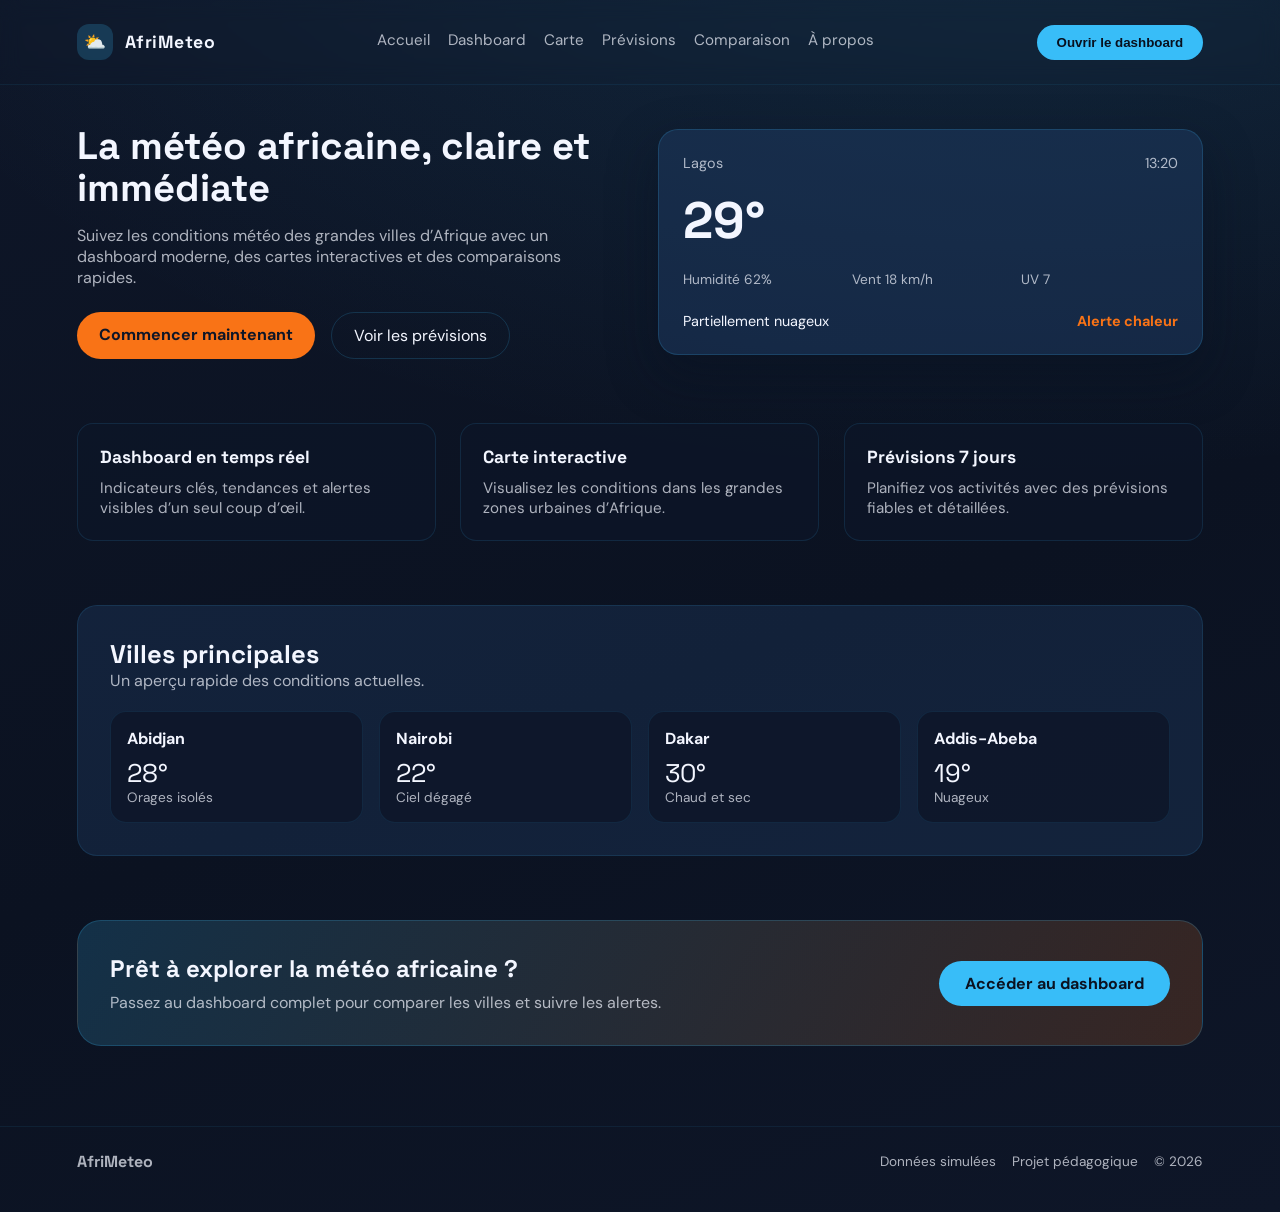
<file: index.html>
<!DOCTYPE html>
<html lang="fr">
<head>
  <meta charset="UTF-8" />
  <meta name="viewport" content="width=device-width, initial-scale=1.0" />
  <title>AfriMeteo — Accueil</title>
  <link rel="preconnect" href="https://fonts.googleapis.com" />
  <link rel="preconnect" href="https://fonts.gstatic.com" crossorigin />
  <link href="https://fonts.googleapis.com/css2?family=DM+Sans:wght@400;500;700&family=Space+Grotesk:wght@500;700&display=swap" rel="stylesheet" />
  <link rel="stylesheet" href="css/animations.css" />
  <link rel="stylesheet" href="css/style-accueil.css" />
</head>
<body>
  <header id="home-header-main" class="home-header-container">
    <div class="home-header-brand">
      <span class="home-header-brand-icon">⛅</span>
      <span class="home-header-brand-name">AfriMeteo</span>
    </div>
    <nav class="home-header-nav">
      <a class="home-header-nav-link" href="index.html">Accueil</a>
      <a class="home-header-nav-link" href="pages/dashboard.html">Dashboard</a>
      <a class="home-header-nav-link" href="pages/map.html">Carte</a>
      <a class="home-header-nav-link" href="pages/forecast.html">Prévisions</a>
      <a class="home-header-nav-link" href="pages/compare.html">Comparaison</a>
      <a class="home-header-nav-link" href="pages/about.html">À propos</a>
    </nav>
    <button class="home-header-cta-button" type="button">Ouvrir le dashboard</button>
  </header>

  <main id="home-main-content" class="home-main-container">
    <section id="home-hero-main" class="home-hero-section reveal">
      <div class="home-hero-text">
        <h1 class="home-hero-title">La météo africaine, claire et immédiate</h1>
        <p class="home-hero-subtitle">
          Suivez les conditions météo des grandes villes d’Afrique avec un dashboard
          moderne, des cartes interactives et des comparaisons rapides.
        </p>
        <div class="home-hero-actions">
          <a class="home-hero-primary-button pulse-strong" href="pages/dashboard.html">Commencer maintenant</a>
          <a class="home-hero-secondary-button" href="pages/forecast.html">Voir les prévisions</a>
        </div>
      </div>
      <div class="home-hero-panel hover-lift">
        <div class="home-hero-panel-header">
          <span class="home-hero-panel-city">Lagos</span>
          <span class="home-hero-panel-time">13:20</span>
        </div>
        <div class="home-hero-panel-body">
          <div class="home-hero-panel-temperature">29°</div>
          <div class="home-hero-panel-meta">
            <span class="home-hero-panel-meta-item">Humidité 62%</span>
            <span class="home-hero-panel-meta-item">Vent 18 km/h</span>
            <span class="home-hero-panel-meta-item">UV 7</span>
          </div>
        </div>
        <div class="home-hero-panel-footer">
          <span class="home-hero-panel-status">Partiellement nuageux</span>
          <span class="home-hero-panel-alert">Alerte chaleur</span>
        </div>
      </div>
    </section>

    <section id="home-features-main" class="home-features-section stagger">
      <article class="home-feature-card hover-lift">
        <h2 class="home-feature-card-title">Dashboard en temps réel</h2>
        <p class="home-feature-card-text">Indicateurs clés, tendances et alertes visibles d’un seul coup d’œil.</p>
      </article>
      <article class="home-feature-card hover-lift">
        <h2 class="home-feature-card-title">Carte interactive</h2>
        <p class="home-feature-card-text">Visualisez les conditions dans les grandes zones urbaines d’Afrique.</p>
      </article>
      <article class="home-feature-card hover-lift">
        <h2 class="home-feature-card-title">Prévisions 7 jours</h2>
        <p class="home-feature-card-text">Planifiez vos activités avec des prévisions fiables et détaillées.</p>
      </article>
    </section>

    <section id="home-cities-main" class="home-cities-section reveal">
      <div class="home-cities-header">
        <h2 class="home-cities-title">Villes principales</h2>
        <p class="home-cities-subtitle">Un aperçu rapide des conditions actuelles.</p>
      </div>
      <div class="home-cities-grid stagger">
        <div class="home-city-card hover-lift">
          <div class="home-city-card-name">Abidjan</div>
          <div class="home-city-card-temp">28°</div>
          <div class="home-city-card-status">Orages isolés</div>
        </div>
        <div class="home-city-card hover-lift">
          <div class="home-city-card-name">Nairobi</div>
          <div class="home-city-card-temp">22°</div>
          <div class="home-city-card-status">Ciel dégagé</div>
        </div>
        <div class="home-city-card hover-lift">
          <div class="home-city-card-name">Dakar</div>
          <div class="home-city-card-temp">30°</div>
          <div class="home-city-card-status">Chaud et sec</div>
        </div>
        <div class="home-city-card hover-lift">
          <div class="home-city-card-name">Addis-Abeba</div>
          <div class="home-city-card-temp">19°</div>
          <div class="home-city-card-status">Nuageux</div>
        </div>
      </div>
    </section>

    <section id="home-cta-main" class="home-cta-section reveal">
      <div class="home-cta-content">
        <h2 class="home-cta-title">Prêt à explorer la météo africaine ?</h2>
        <p class="home-cta-text">Passez au dashboard complet pour comparer les villes et suivre les alertes.</p>
      </div>
      <a class="home-cta-button pulse-strong" href="pages/dashboard.html">Accéder au dashboard</a>
    </section>
  </main>

  <footer id="home-footer-main" class="home-footer-container">
    <div class="home-footer-brand">AfriMeteo</div>
    <div class="home-footer-links">
      <span class="home-footer-link-item">Données simulées</span>
      <span class="home-footer-link-item">Projet pédagogique</span>
      <span class="home-footer-link-item">© 2026</span>
    </div>
  </footer>

  <script src="js/animations.js"></script>
</body>
</html>
</file>
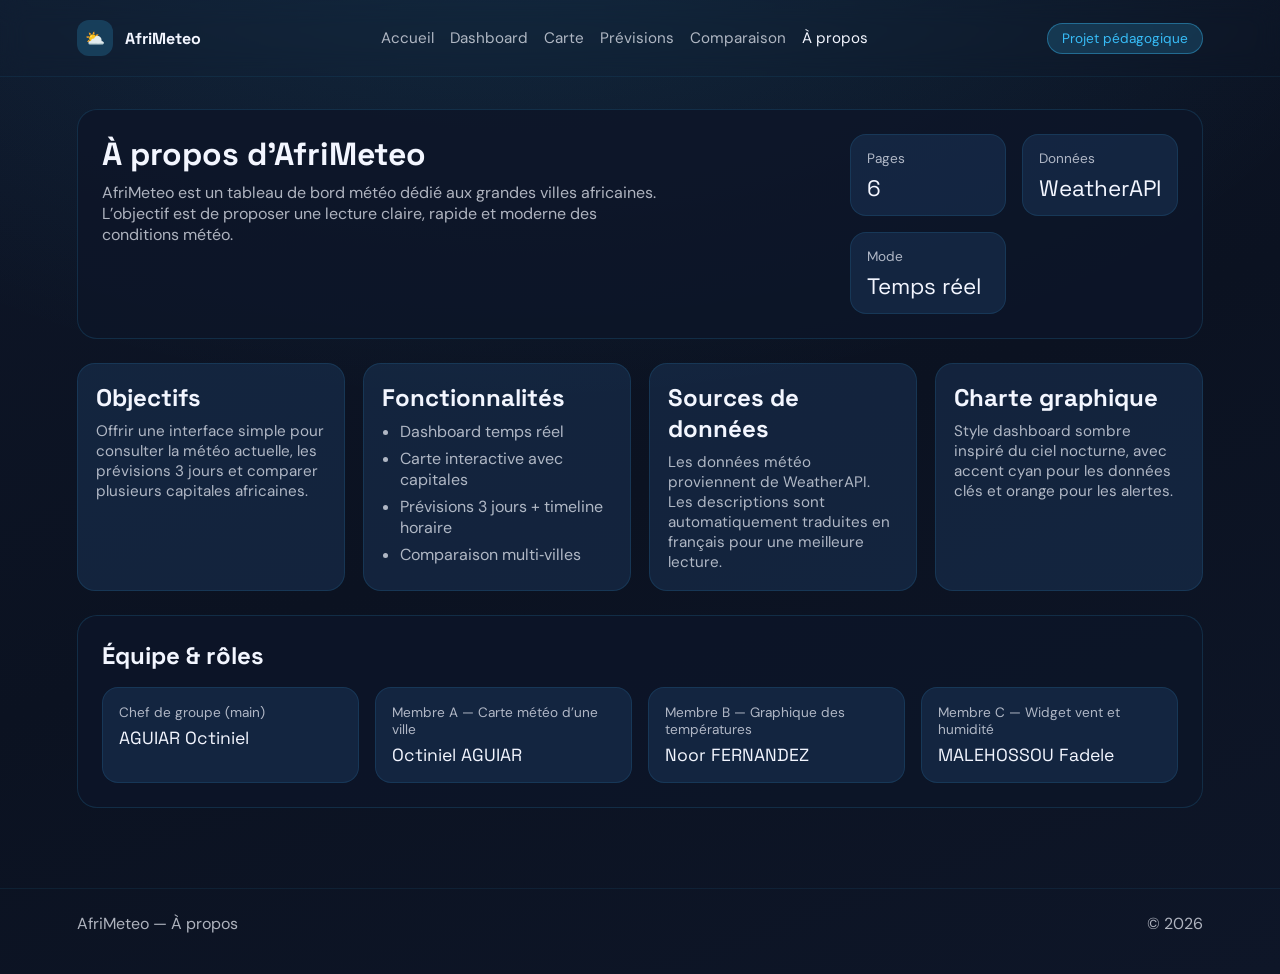
<file: pages/about.html>
<!DOCTYPE html>
<html lang="fr">
<head>
  <meta charset="UTF-8" />
  <meta name="viewport" content="width=device-width, initial-scale=1.0" />
  <title>AfriMeteo — À propos</title>
  <link rel="preconnect" href="https://fonts.googleapis.com" />
  <link rel="preconnect" href="https://fonts.gstatic.com" crossorigin />
  <link href="https://fonts.googleapis.com/css2?family=DM+Sans:wght@400;500;700&family=Space+Grotesk:wght@500;700&display=swap" rel="stylesheet" />
  <link rel="stylesheet" href="../css/animations.css" />
  <link rel="stylesheet" href="../css/style-about.css" />
</head>
<body>
  <header id="about-header-main" class="about-header-container">
    <div class="about-header-brand">
      <span class="about-header-brand-icon">⛅</span>
      <span class="about-header-brand-name">AfriMeteo</span>
    </div>
    <nav class="about-header-nav">
      <a class="about-header-nav-link" href="../index.html">Accueil</a>
      <a class="about-header-nav-link" href="dashboard.html">Dashboard</a>
      <a class="about-header-nav-link" href="map.html">Carte</a>
      <a class="about-header-nav-link" href="forecast.html">Prévisions</a>
      <a class="about-header-nav-link" href="compare.html">Comparaison</a>
      <a class="about-header-nav-link is-active" href="about.html">À propos</a>
    </nav>
    <div class="about-header-actions">
      <span class="about-header-pill">Projet pédagogique</span>
    </div>
  </header>

  <main id="about-main-content" class="about-main-container">
    <section class="about-hero-card reveal">
      <div>
        <h1 class="about-hero-title">À propos d’AfriMeteo</h1>
        <p class="about-hero-subtitle">
          AfriMeteo est un tableau de bord météo dédié aux grandes villes africaines.
          L’objectif est de proposer une lecture claire, rapide et moderne des conditions météo.
        </p>
      </div>
      <div class="about-hero-stats">
        <div class="about-hero-stat">
          <span class="about-hero-stat-label">Pages</span>
          <span class="about-hero-stat-value">6</span>
        </div>
        <div class="about-hero-stat">
          <span class="about-hero-stat-label">Données</span>
          <span class="about-hero-stat-value">WeatherAPI</span>
        </div>
        <div class="about-hero-stat">
          <span class="about-hero-stat-label">Mode</span>
          <span class="about-hero-stat-value">Temps réel</span>
        </div>
      </div>
    </section>

    <section class="about-content-grid stagger">
      <article class="about-card hover-lift">
        <h2 class="about-card-title">Objectifs</h2>
        <p class="about-card-text">
          Offrir une interface simple pour consulter la météo actuelle, les prévisions 3 jours
          et comparer plusieurs capitales africaines.
        </p>
      </article>
      <article class="about-card hover-lift">
        <h2 class="about-card-title">Fonctionnalités</h2>
        <ul class="about-card-list">
          <li>Dashboard temps réel</li>
          <li>Carte interactive avec capitales</li>
          <li>Prévisions 3 jours + timeline horaire</li>
          <li>Comparaison multi‑villes</li>
        </ul>
      </article>
      <article class="about-card hover-lift">
        <h2 class="about-card-title">Sources de données</h2>
        <p class="about-card-text">
          Les données météo proviennent de WeatherAPI. Les descriptions sont automatiquement
          traduites en français pour une meilleure lecture.
        </p>
      </article>
      <article class="about-card hover-lift">
        <h2 class="about-card-title">Charte graphique</h2>
        <p class="about-card-text">
          Style dashboard sombre inspiré du ciel nocturne, avec accent cyan pour les données
          clés et orange pour les alertes.
        </p>
      </article>
    </section>

    <section class="about-team-panel reveal">
      <h2 class="about-team-title">Équipe & rôles</h2>
      <div class="about-team-grid stagger">
        <div class="about-team-card hover-lift">
          <span class="about-team-role">Chef de groupe (main)</span>
          <span class="about-team-name">AGUIAR Octiniel</span>
        </div>
        <div class="about-team-card hover-lift">
          <span class="about-team-role">Membre A — Carte météo d’une ville</span>
          <span class="about-team-name">Octiniel AGUIAR</span>
        </div>
        <div class="about-team-card hover-lift">
          <span class="about-team-role">Membre B — Graphique des températures</span>
          <span class="about-team-name">Noor FERNANDEZ</span>
        </div>
        <div class="about-team-card hover-lift">
          <span class="about-team-role">Membre C — Widget vent et humidité</span>
          <span class="about-team-name">MALEHOSSOU Fadele</span>
        </div>
      </div>
    </section>
  </main>

  <footer id="about-footer-main" class="about-footer-container">
    <span>AfriMeteo — À propos</span>
    <span>© 2026</span>
  </footer>

  <script src="../js/animations.js"></script>
</body>
</html>
</file>
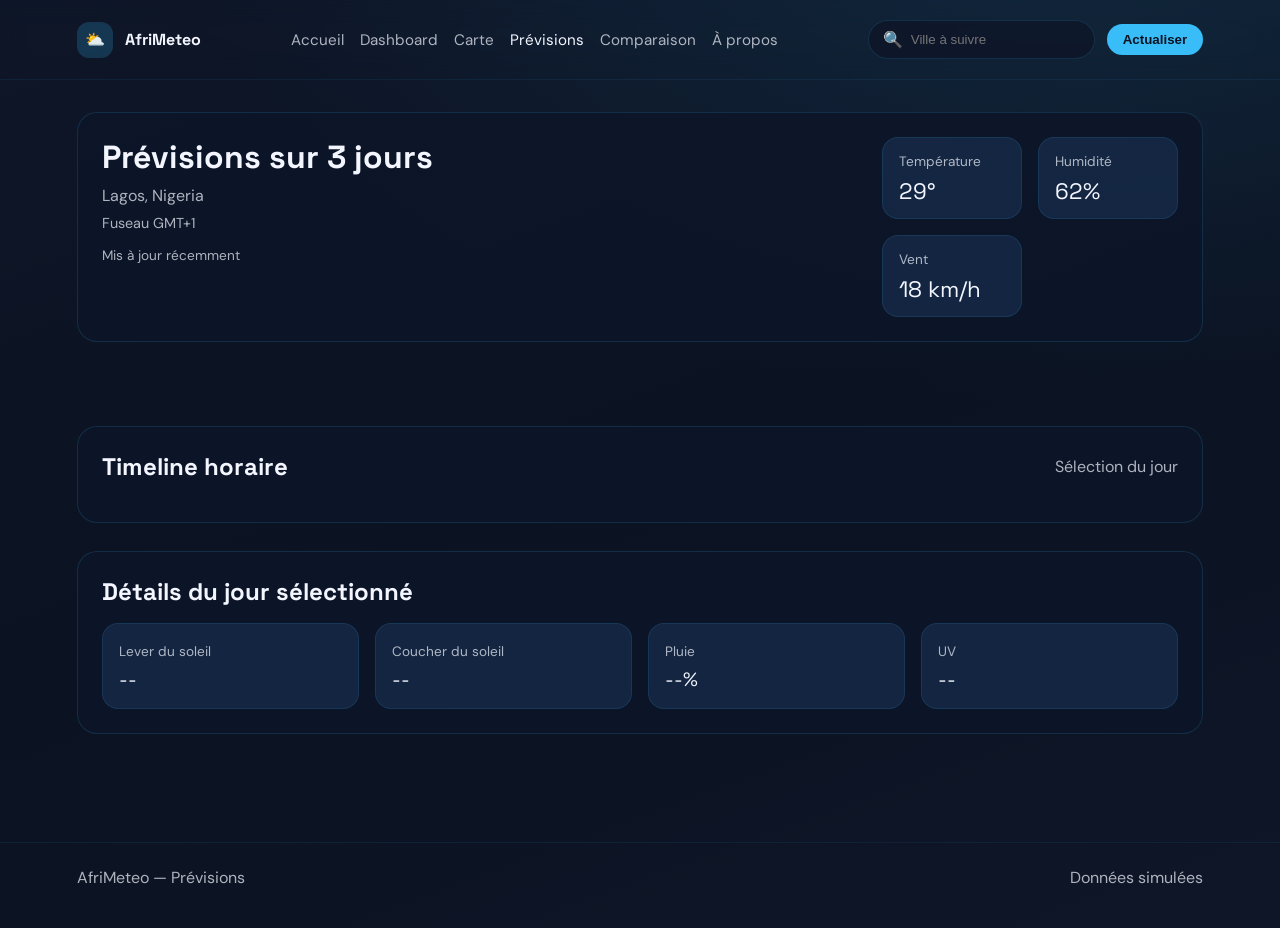
<file: pages/forecast.html>
<!DOCTYPE html>
<html lang="fr">
<head>
  <meta charset="UTF-8" />
  <meta name="viewport" content="width=device-width, initial-scale=1.0" />
  <title>AfriMeteo — Prévisions</title>
  <link rel="preconnect" href="https://fonts.googleapis.com" />
  <link rel="preconnect" href="https://fonts.gstatic.com" crossorigin />
  <link href="https://fonts.googleapis.com/css2?family=DM+Sans:wght@400;500;700&family=Space+Grotesk:wght@500;700&display=swap" rel="stylesheet" />
  <link rel="stylesheet" href="../css/animations.css" />
  <link rel="stylesheet" href="../css/style-forecast.css" />
</head>
<body>
  <header id="forecast-header-main" class="forecast-header-container">
    <div class="forecast-header-brand">
      <span class="forecast-header-brand-icon">⛅</span>
      <span class="forecast-header-brand-name">AfriMeteo</span>
    </div>
    <nav class="forecast-header-nav">
      <a class="forecast-header-nav-link" href="../index.html">Accueil</a>
      <a class="forecast-header-nav-link" href="dashboard.html">Dashboard</a>
      <a class="forecast-header-nav-link" href="map.html">Carte</a>
      <a class="forecast-header-nav-link is-active" href="forecast.html">Prévisions</a>
      <a class="forecast-header-nav-link" href="compare.html">Comparaison</a>
      <a class="forecast-header-nav-link" href="about.html">À propos</a>
    </nav>
    <div class="forecast-header-actions">
      <div class="forecast-header-search">
        <span class="forecast-header-search-icon">🔍</span>
        <input class="forecast-header-search-input" type="text" placeholder="Ville à suivre" />
      </div>
      <button class="forecast-header-action-button" type="button">Actualiser</button>
    </div>
  </header>

  <main id="forecast-main-content" class="forecast-main-container">
    <section class="forecast-hero-card reveal">
      <div>
        <h1 class="forecast-hero-title">Prévisions sur 3 jours</h1>
        <p id="forecast-hero-location" class="forecast-hero-subtitle">Lagos, Nigeria</p>
        <span id="forecast-hero-timezone" class="forecast-hero-timezone">Fuseau GMT+1</span>
        <div class="forecast-hero-updated-row">
          <span id="forecast-hero-updated" class="forecast-hero-updated">Mis à jour récemment</span>
          <span id="forecast-update-badge" class="update-badge">Mis à jour</span>
        </div>
      </div>
      <div class="forecast-hero-summary">
        <div class="forecast-hero-summary-item">
          <span class="forecast-hero-summary-label">Température</span>
          <span id="forecast-hero-temp" class="forecast-hero-summary-value">29°</span>
        </div>
        <div class="forecast-hero-summary-item">
          <span class="forecast-hero-summary-label">Humidité</span>
          <span id="forecast-hero-humidity" class="forecast-hero-summary-value">62%</span>
        </div>
        <div class="forecast-hero-summary-item">
          <span class="forecast-hero-summary-label">Vent</span>
          <span id="forecast-hero-wind" class="forecast-hero-summary-value">18 km/h</span>
        </div>
      </div>
    </section>

    <section id="forecast-selector-container" class="forecast-selector-panel reveal">
      <!-- Généré dynamiquement -->
    </section>

    <section id="forecast-days-container" class="forecast-days-grid stagger">
      <!-- Généré dynamiquement -->
    </section>

    <section class="forecast-hourly-panel reveal">
      <div class="forecast-hourly-header">
        <h2 class="forecast-hourly-title">Timeline horaire</h2>
        <span id="forecast-hourly-subtitle" class="forecast-hourly-subtitle">Sélection du jour</span>
      </div>
      <div id="forecast-hourly-grid" class="forecast-hourly-grid"></div>
    </section>

    <section class="forecast-details-panel reveal">
      <h2 class="forecast-details-title">Détails du jour sélectionné</h2>
      <div class="forecast-details-grid">
        <div class="forecast-details-item">
          <span class="forecast-details-label">Lever du soleil</span>
          <span id="forecast-detail-sunrise" class="forecast-details-value">--</span>
        </div>
        <div class="forecast-details-item">
          <span class="forecast-details-label">Coucher du soleil</span>
          <span id="forecast-detail-sunset" class="forecast-details-value">--</span>
        </div>
        <div class="forecast-details-item">
          <span class="forecast-details-label">Pluie</span>
          <span id="forecast-detail-rain" class="forecast-details-value">--%</span>
        </div>
        <div class="forecast-details-item">
          <span class="forecast-details-label">UV</span>
          <span id="forecast-detail-uv" class="forecast-details-value">--</span>
        </div>
      </div>
    </section>

    <div id="forecast-error-message" class="forecast-error-message"></div>
  </main>

  <footer id="forecast-footer-main" class="forecast-footer-container">
    <span>AfriMeteo — Prévisions</span>
    <span>Données simulées</span>
  </footer>

  <script src="../js/weather-api.js"></script>
  <script src="../js/animations.js"></script>
  <script src="../js/forecast.js"></script>
</body>
</html>
</file>
<file: css/animations.css>
:root {
  --anim-fast: 280ms;
  --anim-medium: 520ms;
  --anim-ease: cubic-bezier(0.2, 0.8, 0.2, 1);
}

@media (prefers-reduced-motion: reduce) {
  * {
    animation-duration: 0.001ms !important;
    animation-iteration-count: 1 !important;
    transition-duration: 0.001ms !important;
    scroll-behavior: auto !important;
  }
}

.reveal {
  opacity: 0;
  transform: translateY(26px) scale(0.98);
  transition: opacity var(--anim-medium) var(--anim-ease),
    transform var(--anim-medium) var(--anim-ease);
}

.reveal.is-visible {
  opacity: 1;
  transform: translateY(0) scale(1);
}

.stagger > * {
  opacity: 0;
  transform: translateY(18px) scale(0.99);
}

.stagger.is-visible > * {
  animation: stagger-up var(--anim-medium) var(--anim-ease) forwards;
}

.stagger.is-visible > *:nth-child(1) { animation-delay: 40ms; }
.stagger.is-visible > *:nth-child(2) { animation-delay: 80ms; }
.stagger.is-visible > *:nth-child(3) { animation-delay: 120ms; }
.stagger.is-visible > *:nth-child(4) { animation-delay: 160ms; }
.stagger.is-visible > *:nth-child(5) { animation-delay: 200ms; }
.stagger.is-visible > *:nth-child(6) { animation-delay: 240ms; }
.stagger.is-visible > *:nth-child(7) { animation-delay: 280ms; }
.stagger.is-visible > *:nth-child(8) { animation-delay: 320ms; }
.stagger.is-visible > *:nth-child(9) { animation-delay: 360ms; }
.stagger.is-visible > *:nth-child(10) { animation-delay: 400ms; }

@keyframes stagger-up {
  from { opacity: 0; transform: translateY(18px) scale(0.99); }
  to { opacity: 1; transform: translateY(0) scale(1); }
}

.hover-lift {
  transition: transform var(--anim-fast) var(--anim-ease),
    box-shadow var(--anim-fast) var(--anim-ease);
}

.hover-lift:hover {
  transform: translateY(-6px);
  box-shadow: 0 12px 24px rgba(8, 16, 31, 0.3);
}

.clickable-hover {
  transition: transform var(--anim-fast) var(--anim-ease),
    box-shadow var(--anim-fast) var(--anim-ease),
    background-color var(--anim-fast) var(--anim-ease),
    color var(--anim-fast) var(--anim-ease),
    border-color var(--anim-fast) var(--anim-ease);
}

a,
button,
input[type="button"],
input[type="submit"],
[role="button"] {
  transition: transform var(--anim-fast) var(--anim-ease),
    box-shadow var(--anim-fast) var(--anim-ease),
    background-color var(--anim-fast) var(--anim-ease),
    color var(--anim-fast) var(--anim-ease),
    border-color var(--anim-fast) var(--anim-ease);
}

a:hover,
button:hover,
input[type="button"]:hover,
input[type="submit"]:hover,
[role="button"]:hover {
  transform: translateY(-2px);
  box-shadow: 0 10px 20px rgba(8, 16, 31, 0.25);
}

a:focus-visible,
button:focus-visible,
input[type="button"]:focus-visible,
input[type="submit"]:focus-visible,
[role="button"]:focus-visible {
  outline: 2px solid rgba(56, 189, 248, 0.8);
  outline-offset: 3px;
}

.pulse-strong {
  animation: pulse-strong 1.6s ease-in-out infinite;
}

@keyframes pulse-strong {
  0%, 100% { transform: scale(1); }
  50% { transform: scale(1.06); }
}

.pulse {
  animation: pulse-soft 2.4s ease-in-out infinite;
}

@keyframes pulse-soft {
  0%, 100% { transform: scale(1); }
  50% { transform: scale(1.03); }
}

.bar-animate {
  animation: grow-bar 800ms var(--anim-ease);
  transform-origin: bottom;
}

@keyframes grow-bar {
  from { transform: scaleY(0.4); opacity: 0.4; }
  to { transform: scaleY(1); opacity: 1; }
}

.update-badge {
  opacity: 0;
  transform: translateY(-6px);
  background: rgba(56, 189, 248, 0.18);
  color: var(--color-accent-cyan);
  border: 1px solid rgba(56, 189, 248, 0.4);
  border-radius: 999px;
  padding: 4px 10px;
  font-size: 0.75rem;
  font-weight: 700;
  display: inline-flex;
  align-items: center;
  gap: 6px;
  pointer-events: none;
}

.update-badge.is-visible {
  animation: update-pop 1s var(--anim-ease);
}

@keyframes update-pop {
  0% { opacity: 0; transform: translateY(-6px); }
  15% { opacity: 1; transform: translateY(0); }
  70% { opacity: 1; transform: translateY(0); }
  100% { opacity: 0; transform: translateY(-6px); }
}
</file>
<file: css/style-accueil.css>
:root {
  --color-bg-primary: #0e1628;
  --color-bg-secondary: #1e3a5f;
  --color-accent-cyan: #38bdf8;
  --color-accent-orange: #f97316;
  --color-text-main: #f3f6ff;
  --color-text-muted: rgba(243, 246, 255, 0.7);
  --color-card: rgba(30, 58, 95, 0.55);
  --color-border: rgba(56, 189, 248, 0.18);
  --font-title: "Space Grotesk", sans-serif;
  --font-body: "DM Sans", sans-serif;
}

* {
  box-sizing: border-box;
  margin: 0;
  padding: 0;
}

body {
  font-family: var(--font-body);
  background: radial-gradient(1200px 600px at 80% -10%, rgba(56, 189, 248, 0.12), transparent),
    linear-gradient(160deg, var(--color-bg-primary), #0b1221 55%, #0e1628 100%);
  color: var(--color-text-main);
  min-height: 100vh;
}

a {
  color: inherit;
  text-decoration: none;
}

.home-header-container {
  display: flex;
  align-items: center;
  justify-content: space-between;
  padding: 24px 6vw;
  border-bottom: 1px solid rgba(56, 189, 248, 0.08);
  backdrop-filter: blur(10px);
  position: sticky;
  top: 0;
  z-index: 10;
}

.home-header-brand {
  display: flex;
  align-items: center;
  gap: 12px;
  font-family: var(--font-title);
  font-weight: 700;
  font-size: 1.1rem;
  letter-spacing: 0.5px;
}

.home-header-brand-icon {
  display: inline-flex;
  width: 36px;
  height: 36px;
  align-items: center;
  justify-content: center;
  background: rgba(56, 189, 248, 0.2);
  border-radius: 12px;
}

.home-header-nav {
  display: flex;
  gap: 18px;
  font-size: 0.95rem;
  color: var(--color-text-muted);
}

.home-header-nav-link {
  position: relative;
  padding-bottom: 4px;
}

.home-header-nav-link:hover {
  color: var(--color-text-main);
}

.home-header-cta-button {
  background: var(--color-accent-cyan);
  color: #08101f;
  border: none;
  border-radius: 999px;
  padding: 10px 20px;
  font-weight: 700;
  cursor: pointer;
}

.home-main-container {
  padding: 40px 6vw 80px;
  display: flex;
  flex-direction: column;
  gap: 64px;
}

.home-hero-section {
  display: grid;
  grid-template-columns: repeat(auto-fit, minmax(280px, 1fr));
  gap: 36px;
  align-items: center;
}

.home-hero-title {
  font-family: var(--font-title);
  font-size: clamp(2rem, 3vw, 3rem);
  line-height: 1.1;
  margin-bottom: 16px;
}

.home-hero-subtitle {
  color: var(--color-text-muted);
  font-size: 1rem;
  margin-bottom: 24px;
  max-width: 520px;
}

.home-hero-actions {
  display: flex;
  gap: 16px;
  flex-wrap: wrap;
}

.home-hero-primary-button {
  background: var(--color-accent-orange);
  color: #0e1628;
  padding: 12px 22px;
  border-radius: 999px;
  font-weight: 700;
}

.home-hero-secondary-button {
  border: 1px solid var(--color-border);
  padding: 12px 22px;
  border-radius: 999px;
  color: var(--color-text-main);
}

.home-hero-panel {
  background: var(--color-card);
  border: 1px solid var(--color-border);
  border-radius: 20px;
  padding: 24px;
  box-shadow: 0 20px 50px rgba(8, 16, 31, 0.4);
}

.home-hero-panel-header {
  display: flex;
  justify-content: space-between;
  color: var(--color-text-muted);
  font-size: 0.9rem;
  margin-bottom: 16px;
}

.home-hero-panel-temperature {
  font-family: var(--font-title);
  font-size: 3.2rem;
  font-weight: 700;
}

.home-hero-panel-meta {
  display: grid;
  grid-template-columns: repeat(3, minmax(0, 1fr));
  gap: 12px;
  margin-top: 18px;
  font-size: 0.85rem;
  color: var(--color-text-muted);
}

.home-hero-panel-footer {
  display: flex;
  justify-content: space-between;
  margin-top: 24px;
  font-size: 0.9rem;
}

.home-hero-panel-alert {
  color: var(--color-accent-orange);
  font-weight: 700;
}

.home-features-section {
  display: grid;
  grid-template-columns: repeat(auto-fit, minmax(230px, 1fr));
  gap: 24px;
}

.home-feature-card {
  background: rgba(14, 22, 40, 0.7);
  border: 1px solid rgba(56, 189, 248, 0.12);
  border-radius: 16px;
  padding: 22px;
}

.home-feature-card-title {
  font-family: var(--font-title);
  margin-bottom: 10px;
  font-size: 1.1rem;
}

.home-feature-card-text {
  color: var(--color-text-muted);
  font-size: 0.95rem;
}

.home-cities-section {
  background: rgba(30, 58, 95, 0.4);
  border-radius: 20px;
  padding: 32px;
  border: 1px solid rgba(56, 189, 248, 0.12);
}

.home-cities-header {
  margin-bottom: 20px;
}

.home-cities-title {
  font-family: var(--font-title);
  font-size: 1.6rem;
}

.home-cities-subtitle {
  color: var(--color-text-muted);
}

.home-cities-grid {
  display: grid;
  grid-template-columns: repeat(auto-fit, minmax(160px, 1fr));
  gap: 16px;
}

.home-city-card {
  background: rgba(14, 22, 40, 0.8);
  border-radius: 16px;
  padding: 16px;
  border: 1px solid rgba(56, 189, 248, 0.1);
}

.home-city-card-name {
  font-weight: 700;
  margin-bottom: 8px;
}

.home-city-card-temp {
  font-family: var(--font-title);
  font-size: 1.6rem;
}

.home-city-card-status {
  color: var(--color-text-muted);
  font-size: 0.85rem;
}

.home-cta-section {
  display: flex;
  align-items: center;
  justify-content: space-between;
  gap: 24px;
  background: linear-gradient(120deg, rgba(56, 189, 248, 0.18), rgba(249, 115, 22, 0.18));
  border-radius: 24px;
  padding: 32px;
  border: 1px solid rgba(56, 189, 248, 0.2);
}

.home-cta-title {
  font-family: var(--font-title);
  font-size: 1.5rem;
  margin-bottom: 8px;
}

.home-cta-text {
  color: var(--color-text-muted);
}

.home-cta-button {
  background: var(--color-accent-cyan);
  color: #0b1221;
  padding: 12px 26px;
  border-radius: 999px;
  font-weight: 700;
}

.home-footer-container {
  padding: 24px 6vw 40px;
  display: flex;
  align-items: center;
  justify-content: space-between;
  color: var(--color-text-muted);
  border-top: 1px solid rgba(56, 189, 248, 0.08);
}

.home-footer-brand {
  font-family: var(--font-title);
  font-weight: 700;
}

.home-footer-links {
  display: flex;
  gap: 16px;
  font-size: 0.85rem;
}

@media (max-width: 900px) {
  .home-header-container {
    flex-direction: column;
    gap: 16px;
  }

  .home-header-nav {
    flex-wrap: wrap;
    justify-content: center;
  }

  .home-cta-section {
    flex-direction: column;
    align-items: flex-start;
  }
}

@media (max-width: 600px) {
  .home-header-cta-button {
    width: 100%;
  }

  .home-hero-panel-meta {
    grid-template-columns: 1fr;
  }

  .home-footer-container {
    flex-direction: column;
    gap: 12px;
    align-items: flex-start;
  }
}
</file>
<file: css/style-about.css>
:root {
  --color-bg-primary: #0e1628;
  --color-bg-secondary: #1e3a5f;
  --color-accent-cyan: #38bdf8;
  --color-accent-orange: #f97316;
  --color-text-main: #f3f6ff;
  --color-text-muted: rgba(243, 246, 255, 0.7);
  --color-border: rgba(56, 189, 248, 0.15);
  --font-title: "Space Grotesk", sans-serif;
  --font-body: "DM Sans", sans-serif;
}

* {
  box-sizing: border-box;
  margin: 0;
  padding: 0;
}

body {
  font-family: var(--font-body);
  background: radial-gradient(900px 500px at 40% -10%, rgba(56, 189, 248, 0.12), transparent),
    linear-gradient(160deg, var(--color-bg-primary), #0b1221 50%, #0e1628 100%);
  color: var(--color-text-main);
  min-height: 100vh;
}

a {
  color: inherit;
  text-decoration: none;
}

.about-header-container {
  display: flex;
  align-items: center;
  justify-content: space-between;
  padding: 20px 6vw;
  border-bottom: 1px solid rgba(56, 189, 248, 0.08);
  position: sticky;
  top: 0;
  backdrop-filter: blur(12px);
  z-index: 10;
}

.about-header-brand {
  display: flex;
  align-items: center;
  gap: 12px;
  font-family: var(--font-title);
  font-weight: 700;
}

.about-header-brand-icon {
  width: 36px;
  height: 36px;
  background: rgba(56, 189, 248, 0.2);
  border-radius: 12px;
  display: inline-flex;
  align-items: center;
  justify-content: center;
}

.about-header-nav {
  display: flex;
  gap: 16px;
  color: var(--color-text-muted);
  font-size: 0.95rem;
}

.about-header-nav-link.is-active,
.about-header-nav-link:hover {
  color: var(--color-text-main);
}

.about-header-actions {
  display: flex;
  align-items: center;
  gap: 12px;
}

.about-header-pill {
  background: rgba(56, 189, 248, 0.18);
  color: var(--color-accent-cyan);
  padding: 6px 14px;
  border-radius: 999px;
  font-size: 0.85rem;
  border: 1px solid rgba(56, 189, 248, 0.4);
}

.about-main-container {
  padding: 32px 6vw 80px;
  display: flex;
  flex-direction: column;
  gap: 24px;
}

.about-hero-card {
  background: rgba(14, 22, 40, 0.85);
  border-radius: 20px;
  padding: 24px;
  border: 1px solid var(--color-border);
  display: flex;
  justify-content: space-between;
  gap: 24px;
  flex-wrap: wrap;
}

.about-hero-title {
  font-family: var(--font-title);
  font-size: 2rem;
  margin-bottom: 8px;
}

.about-hero-subtitle {
  color: var(--color-text-muted);
  max-width: 560px;
}

.about-hero-stats {
  display: grid;
  grid-template-columns: repeat(auto-fit, minmax(140px, 1fr));
  gap: 16px;
  min-width: 240px;
}

.about-hero-stat {
  background: rgba(30, 58, 95, 0.45);
  border-radius: 16px;
  padding: 12px 16px;
  border: 1px solid rgba(56, 189, 248, 0.12);
}

.about-hero-stat-label {
  color: var(--color-text-muted);
  font-size: 0.85rem;
}

.about-hero-stat-value {
  font-family: var(--font-title);
  font-size: 1.4rem;
  margin-top: 6px;
  display: block;
}

.about-content-grid {
  display: grid;
  grid-template-columns: repeat(auto-fit, minmax(240px, 1fr));
  gap: 18px;
}

.about-card {
  background: rgba(30, 58, 95, 0.45);
  border-radius: 18px;
  padding: 18px;
  border: 1px solid rgba(56, 189, 248, 0.12);
}

.about-card-title {
  font-family: var(--font-title);
  margin-bottom: 8px;
}

.about-card-text {
  color: var(--color-text-muted);
  font-size: 0.95rem;
}

.about-card-list {
  color: var(--color-text-muted);
  padding-left: 18px;
  display: flex;
  flex-direction: column;
  gap: 6px;
}

.about-team-panel {
  background: rgba(14, 22, 40, 0.85);
  border-radius: 20px;
  padding: 24px;
  border: 1px solid var(--color-border);
}

.about-team-title {
  font-family: var(--font-title);
  margin-bottom: 16px;
}

.about-team-grid {
  display: grid;
  grid-template-columns: repeat(auto-fit, minmax(180px, 1fr));
  gap: 16px;
}

.about-team-card {
  background: rgba(30, 58, 95, 0.45);
  border-radius: 16px;
  padding: 16px;
  border: 1px solid rgba(56, 189, 248, 0.12);
  display: flex;
  flex-direction: column;
  gap: 6px;
}

.about-team-role {
  color: var(--color-text-muted);
  font-size: 0.85rem;
}

.about-team-name {
  font-family: var(--font-title);
  font-size: 1.1rem;
}

.about-footer-container {
  display: flex;
  justify-content: space-between;
  padding: 24px 6vw 40px;
  color: var(--color-text-muted);
  border-top: 1px solid rgba(56, 189, 248, 0.08);
}

@media (max-width: 900px) {
  .about-header-container {
    flex-direction: column;
    align-items: flex-start;
    gap: 16px;
  }

  .about-header-nav {
    flex-wrap: wrap;
  }
}
</file>
<file: css/style-forecast.css>
:root {
  --color-bg-primary: #0e1628;
  --color-bg-secondary: #1e3a5f;
  --color-accent-cyan: #38bdf8;
  --color-accent-orange: #f97316;
  --color-text-main: #f3f6ff;
  --color-text-muted: rgba(243, 246, 255, 0.7);
  --color-border: rgba(56, 189, 248, 0.15);
  --font-title: "Space Grotesk", sans-serif;
  --font-body: "DM Sans", sans-serif;
}

* {
  box-sizing: border-box;
  margin: 0;
  padding: 0;
}

body {
  font-family: var(--font-body);
  background: radial-gradient(900px 500px at 85% -10%, rgba(56, 189, 248, 0.12), transparent),
    linear-gradient(160deg, var(--color-bg-primary), #0b1221 50%, #0e1628 100%);
  color: var(--color-text-main);
  min-height: 100vh;
}

a {
  color: inherit;
  text-decoration: none;
}

.forecast-header-container {
  display: flex;
  align-items: center;
  justify-content: space-between;
  padding: 20px 6vw;
  border-bottom: 1px solid rgba(56, 189, 248, 0.08);
  position: sticky;
  top: 0;
  backdrop-filter: blur(12px);
  z-index: 10;
}

.forecast-header-brand {
  display: flex;
  align-items: center;
  gap: 12px;
  font-family: var(--font-title);
  font-weight: 700;
}

.forecast-header-brand-icon {
  width: 36px;
  height: 36px;
  background: rgba(56, 189, 248, 0.2);
  border-radius: 12px;
  display: inline-flex;
  align-items: center;
  justify-content: center;
}

.forecast-header-nav {
  display: flex;
  gap: 16px;
  color: var(--color-text-muted);
  font-size: 0.95rem;
}

.forecast-header-nav-link.is-active,
.forecast-header-nav-link:hover {
  color: var(--color-text-main);
}

.forecast-header-actions {
  display: flex;
  align-items: center;
  gap: 12px;
}

.forecast-header-search {
  display: flex;
  align-items: center;
  gap: 8px;
  background: rgba(14, 22, 40, 0.8);
  border: 1px solid var(--color-border);
  border-radius: 999px;
  padding: 8px 14px;
}

.forecast-header-search-input {
  background: transparent;
  border: none;
  color: var(--color-text-main);
  outline: none;
}

.forecast-header-action-button {
  background: var(--color-accent-cyan);
  border: none;
  border-radius: 999px;
  padding: 8px 16px;
  font-weight: 700;
  color: #0b1221;
  cursor: pointer;
}

.forecast-main-container {
  padding: 32px 6vw 80px;
  display: flex;
  flex-direction: column;
  gap: 28px;
}

.forecast-hero-card {
  background: rgba(14, 22, 40, 0.85);
  border-radius: 20px;
  padding: 24px;
  border: 1px solid var(--color-border);
  display: flex;
  justify-content: space-between;
  gap: 24px;
  flex-wrap: wrap;
}

.forecast-hero-title {
  font-family: var(--font-title);
  font-size: 2rem;
  margin-bottom: 8px;
}

.forecast-hero-subtitle {
  color: var(--color-text-muted);
}

.forecast-hero-timezone {
  display: inline-block;
  margin-top: 8px;
  font-size: 0.9rem;
  color: var(--color-text-muted);
}

.forecast-hero-updated {
  display: block;
  margin-top: 6px;
  font-size: 0.85rem;
  color: var(--color-text-muted);
}

.forecast-hero-updated-row {
  display: flex;
  align-items: center;
  gap: 10px;
  margin-top: 6px;
}
.forecast-hero-summary {
  display: grid;
  grid-template-columns: repeat(auto-fit, minmax(140px, 1fr));
  gap: 16px;
  min-width: 260px;
}

.forecast-hero-summary-item {
  background: rgba(30, 58, 95, 0.45);
  border-radius: 16px;
  padding: 12px 16px;
  border: 1px solid rgba(56, 189, 248, 0.12);
}

.forecast-hero-summary-label {
  color: var(--color-text-muted);
  font-size: 0.85rem;
}

.forecast-hero-summary-value {
  font-family: var(--font-title);
  font-size: 1.4rem;
  margin-top: 6px;
  display: block;
}

.forecast-days-grid {
  display: grid;
  grid-template-columns: repeat(auto-fit, minmax(220px, 1fr));
  gap: 16px;
}

.forecast-selector-panel {
  display: flex;
  gap: 12px;
  flex-wrap: wrap;
}

.forecast-selector-button {
  background: rgba(14, 22, 40, 0.8);
  color: var(--color-text-main);
  border: 1px solid rgba(56, 189, 248, 0.3);
  border-radius: 999px;
  padding: 8px 16px;
  cursor: pointer;
  font-weight: 600;
}

.forecast-selector-button.is-active {
  background: var(--color-accent-cyan);
  color: #0b1221;
}

.forecast-day-card {
  background: rgba(30, 58, 95, 0.45);
  border-radius: 18px;
  padding: 18px;
  border: 1px solid rgba(56, 189, 248, 0.12);
  display: flex;
  flex-direction: column;
  gap: 8px;
}

.forecast-day-card-title {
  font-weight: 700;
}

.forecast-day-card-temp {
  font-family: var(--font-title);
  font-size: 1.8rem;
}

.forecast-day-card-icon {
  width: 38px;
  height: 38px;
}
.forecast-day-card-status {
  color: var(--color-text-muted);
}

.forecast-day-card-badge-row {
  display: flex;
  align-items: center;
}

.forecast-day-card-badge {
  background: rgba(249, 115, 22, 0.15);
  color: var(--color-accent-orange);
  border: 1px solid rgba(249, 115, 22, 0.4);
  border-radius: 999px;
  padding: 4px 10px;
  font-size: 0.75rem;
  font-weight: 700;
}

.forecast-day-card-meta {
  display: flex;
  justify-content: space-between;
  color: var(--color-text-muted);
  font-size: 0.85rem;
}

.forecast-day-card-range {
  margin-top: 6px;
}

.forecast-day-card-range-track {
  width: 100%;
  height: 8px;
  background: rgba(14, 22, 40, 0.6);
  border-radius: 999px;
  overflow: hidden;
}

.forecast-day-card-range-fill {
  height: 100%;
  background: linear-gradient(90deg, rgba(56, 189, 248, 0.8), rgba(249, 115, 22, 0.85));
  width: 50%;
}

.forecast-hourly-panel {
  background: rgba(14, 22, 40, 0.85);
  border-radius: 20px;
  padding: 24px;
  border: 1px solid var(--color-border);
  display: flex;
  flex-direction: column;
  gap: 16px;
}

.forecast-hourly-panel.is-refreshing {
  animation: slide-refresh 700ms cubic-bezier(0.22, 1, 0.36, 1);
}

.forecast-hourly-header {
  display: flex;
  justify-content: space-between;
  align-items: center;
  flex-wrap: wrap;
  gap: 8px;
}

.forecast-hourly-title {
  font-family: var(--font-title);
}

.forecast-hourly-subtitle {
  color: var(--color-text-muted);
}

.forecast-hourly-grid {
  display: grid;
  grid-template-columns: repeat(auto-fit, minmax(120px, 1fr));
  gap: 12px;
}

.forecast-hourly-card {
  background: rgba(30, 58, 95, 0.45);
  border-radius: 16px;
  padding: 12px;
  border: 1px solid rgba(56, 189, 248, 0.12);
  display: flex;
  flex-direction: column;
  gap: 6px;
}

.forecast-hourly-time {
  font-weight: 700;
}

.forecast-hourly-temp {
  font-family: var(--font-title);
  font-size: 1.2rem;
}

.forecast-hourly-status {
  color: var(--color-text-muted);
  font-size: 0.85rem;
}

.forecast-details-panel {
  background: rgba(14, 22, 40, 0.85);
  border-radius: 20px;
  padding: 24px;
  border: 1px solid var(--color-border);
}

.forecast-details-panel.is-refreshing {
  animation: slide-refresh 700ms cubic-bezier(0.22, 1, 0.36, 1);
}

@keyframes slide-refresh {
  from { transform: translateY(12px); opacity: 0.4; }
  to { transform: translateY(0); opacity: 1; }
}

.forecast-error-message {
  color: var(--color-accent-orange);
  font-size: 0.9rem;
}

.forecast-details-title {
  font-family: var(--font-title);
  margin-bottom: 16px;
}

.forecast-details-grid {
  display: grid;
  grid-template-columns: repeat(auto-fit, minmax(180px, 1fr));
  gap: 16px;
}

.forecast-details-item {
  background: rgba(30, 58, 95, 0.45);
  border-radius: 16px;
  padding: 16px;
  border: 1px solid rgba(56, 189, 248, 0.12);
}

.forecast-details-label {
  color: var(--color-text-muted);
  font-size: 0.85rem;
}

.forecast-details-value {
  font-family: var(--font-title);
  font-size: 1.2rem;
  margin-top: 6px;
  display: block;
}

.forecast-footer-container {
  display: flex;
  justify-content: space-between;
  padding: 24px 6vw 40px;
  color: var(--color-text-muted);
  border-top: 1px solid rgba(56, 189, 248, 0.08);
}

@media (max-width: 900px) {
  .forecast-header-container {
    flex-direction: column;
    align-items: flex-start;
    gap: 16px;
  }

  .forecast-header-nav {
    flex-wrap: wrap;
  }

  .forecast-header-actions {
    width: 100%;
    flex-direction: column;
    align-items: stretch;
  }

  .forecast-header-search {
    width: 100%;
  }
}
</file>
